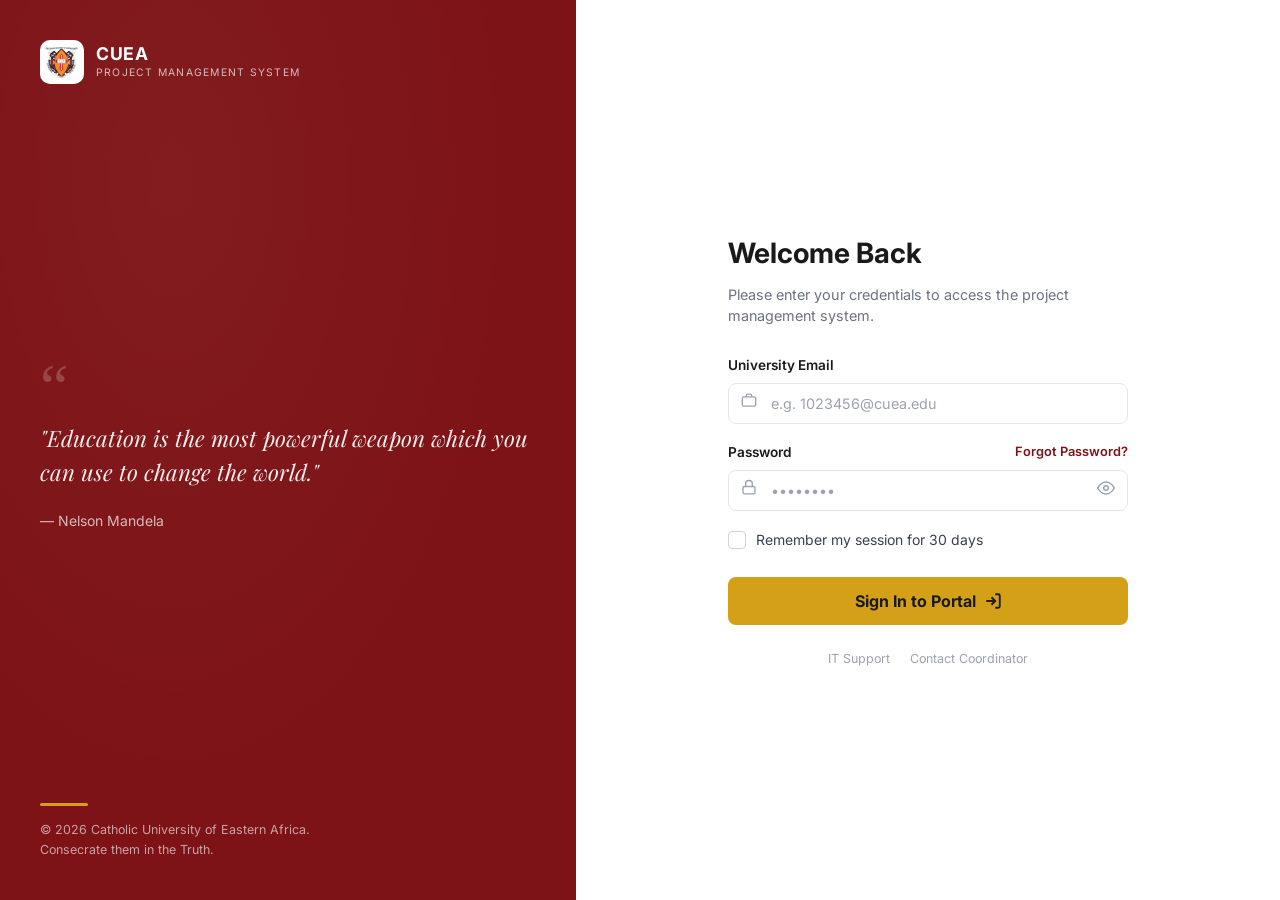
<file: index.html>
<!DOCTYPE html>
<html lang="en">

<head>
  <meta charset="UTF-8" />
  <meta name="viewport" content="width=device-width, initial-scale=1.0" />
  <title>CUEA – Final Year Project Management System</title>
  <meta name="description"
    content="Sign in to the CUEA Final Year Project Management System to manage your research projects, proposals, and milestones." />
  <link rel="stylesheet" href="css/style.css" />
  <link rel="stylesheet" href="css/auth.css" />
</head>

<body class="auth-body">

  <!-- 
       LOGIN PAGE — Two-Panel Layout
       Left:  Dark maroon branding panel
       Right: Login form panel
   -->
  <div class="auth-split">

    <!-- LEFT: Branding Panel  -->
    <div class="auth-left">
      <!-- Logo -->
      <div class="auth-brand">
        <div class="auth-logo-box">
          <img src="cuea_logo.png/screen.png" alt="CUEA Logo" class="auth-logo-img"
            onerror="this.style.display='none';this.nextElementSibling.style.display='flex'" />
          <div class="auth-logo-fallback" style="display:none">
            <svg viewBox="0 0 40 40" fill="none" xmlns="http://www.w3.org/2000/svg" width="28" height="28">
              <rect width="40" height="40" rx="8" fill="#fff2" />
              <path d="M20 5L8 14v12l12 9 12-9V14L20 5z" fill="none" stroke="#fff" stroke-width="2" />
              <path d="M14 20h12M20 14v12" stroke="#D4A017" stroke-width="2" stroke-linecap="round" />
            </svg>
          </div>
        </div>
        <div>
          <div class="auth-brand-name">CUEA</div>
          <div class="auth-brand-sub">PROJECT MANAGEMENT SYSTEM</div>
        </div>
      </div>

      <!-- Quote -->
      <div class="auth-quote-area">
        <div class="auth-quote-marks">&ldquo;</div>
        <blockquote class="auth-quote">
          "Education is the most powerful weapon which you can use to change the world."
        </blockquote>
        <p class="auth-quote-author">— Nelson Mandela</p>
      </div>

      <!-- Footer -->
      <div class="auth-left-footer">
        <div class="auth-gold-line"></div>
        <p>© 2026 Catholic University of Eastern Africa.<br>Consecrate them in the Truth.</p>
      </div>
    </div>

    <!--  RIGHT: Login Form Panel  -->
    <div class="auth-right">
      <div class="auth-form-wrap">
        <h1 class="auth-title">Welcome Back</h1>
        <p class="auth-subtitle">Please enter your credentials to access the project management system.</p>

        <!-- Alert box -->
        <div id="loginAlert" class="alert" role="alert"></div>

        <form id="loginForm" novalidate>

          <!-- University E-mail -->
          <div class="form-group">
            <label class="form-label" for="universityId">University Email</label>
            <div class="input-icon-wrap">
              <span class="input-icon" aria-hidden="true">
                <svg width="16" height="16" viewBox="0 0 24 24" fill="none" stroke="currentColor" stroke-width="2">
                  <rect x="2" y="7" width="20" height="14" rx="2" />
                  <path d="M16 7V5a2 2 0 0 0-2-2h-4a2 2 0 0 0-2 2v2" />
                </svg>
              </span>
              <input type="text" id="universityId" name="university_id" class="form-input" placeholder="e.g. 1023456@cuea.edu"
                autocomplete="username" required />
            </div>
          </div>

          <!-- Password -->
          <div class="form-group">
            <div class="auth-label-row">
              <label class="form-label" for="loginPassword">Password</label>
              <a href="reset-password.php" class="auth-forgot" id="forgotLink">Forgot Password?</a>
            </div>
            <div class="input-icon-wrap">
              <span class="input-icon" aria-hidden="true">
                <svg width="16" height="16" viewBox="0 0 24 24" fill="none" stroke="currentColor" stroke-width="2">
                  <rect x="3" y="11" width="18" height="11" rx="2" />
                  <path d="M7 11V7a5 5 0 0 1 10 0v4" />
                </svg>
              </span>
              <input type="password" id="loginPassword" name="password" class="form-input" placeholder="••••••••"
                autocomplete="current-password" required />
              <button type="button" class="input-icon-right" id="togglePwd" aria-label="Show password">
                <svg id="eyeIcon" width="18" height="18" viewBox="0 0 24 24" fill="none" stroke="currentColor"
                  stroke-width="2">
                  <path d="M1 12s4-8 11-8 11 8 11 8-4 8-11 8-11-8-11-8z" />
                  <circle cx="12" cy="12" r="3" />
                </svg>
                <svg id="eyeOffIcon" width="18" height="18" viewBox="0 0 24 24" fill="none" stroke="currentColor"
                  stroke-width="2" style="display:none">
                  <path
                    d="M17.94 17.94A10.07 10.07 0 0 1 12 20c-7 0-11-8-11-8a18.45 18.45 0 0 1 5.06-5.94M9.9 4.24A9.12 9.12 0 0 1 12 4c7 0 11 8 11 8a18.5 18.5 0 0 1-2.16 3.19m-6.72-1.07a3 3 0 1 1-4.24-4.24" />
                  <line x1="1" y1="1" x2="23" y2="23" />
                </svg>
              </button>
            </div>
          </div>

          <!-- Remember me -->
          <div class="form-group auth-remember">
            <label class="auth-checkbox-label">
              <input type="checkbox" id="rememberMe" name="remember" />
              <span class="auth-checkbox-custom"></span>
              Remember my session for 30 days
            </label>
          </div>

          <!-- Submit -->
          <button type="submit" class="btn btn-accent btn-full" id="loginBtn">
            Sign In to Portal
            <svg width="18" height="18" viewBox="0 0 24 24" fill="none" stroke="currentColor" stroke-width="2.5">
              <path d="M15 3h4a2 2 0 0 1 2 2v14a2 2 0 0 1-2 2h-4" />
              <polyline points="10 17 15 12 10 7" />
              <line x1="15" y1="12" x2="3" y2="12" />
            </svg>
          </button>

        </form>

        

        <!-- Footer links -->
        <div class="auth-footer-links">
          <a href="mailto:itsupport@cuea.edu">IT Support</a>
          <a href="mailto:admin@cuea.edu">Contact Coordinator</a>
        </div>

      </div><!-- /auth-form-wrap -->
    </div><!-- /auth-right -->

  </div><!-- /auth-split -->

  <script src="js/auth.js"></script>
</body>

</html>
</file>
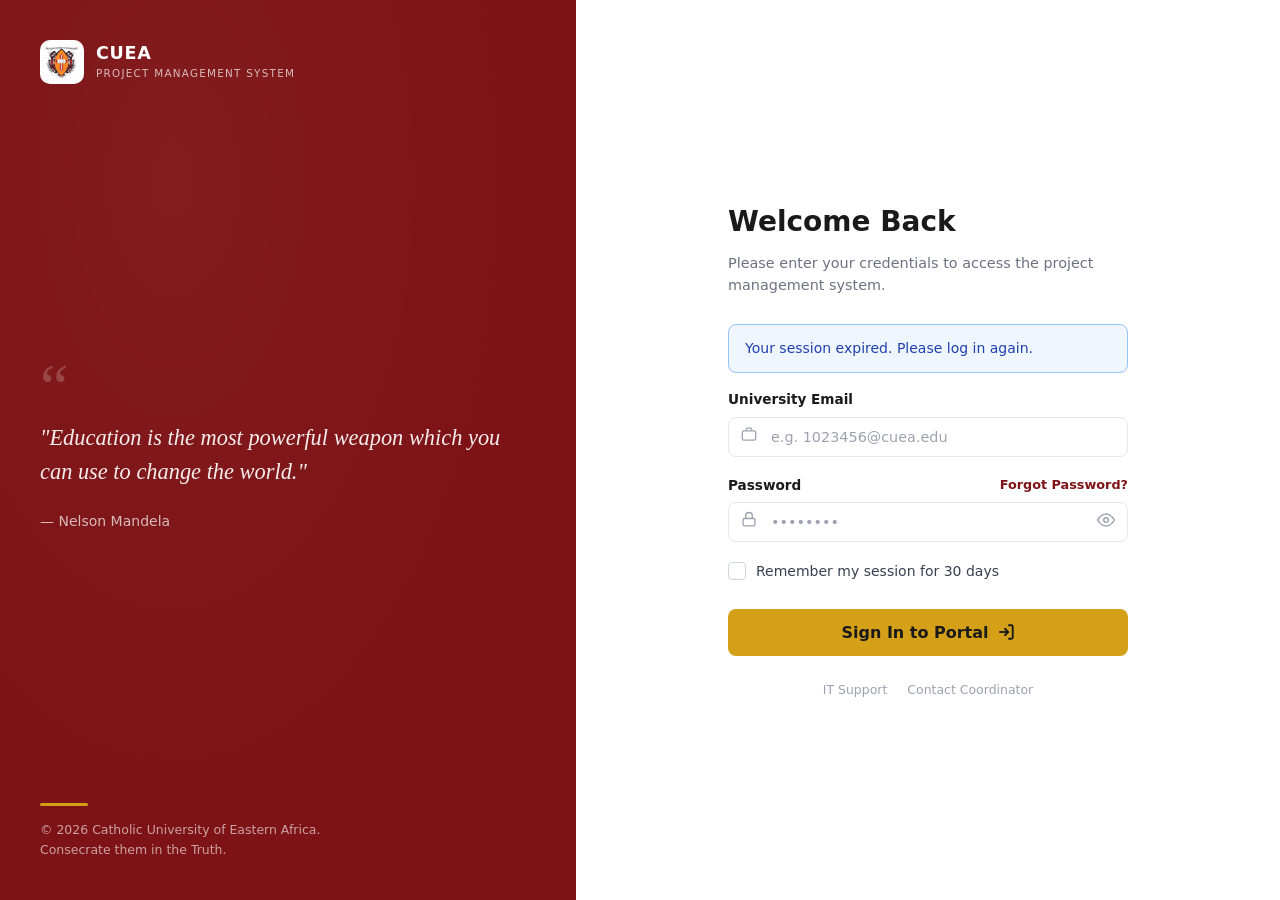
<file: supervisor-selection.html>
<!DOCTYPE html>
<html lang="en">
<head>
  <meta charset="UTF-8">
  <meta name="viewport" content="width=device-width, initial-scale=1.0">
  <title>Supervisor Selection – CUEA FYPM</title>
  <link rel="stylesheet" href="css/style.css">
  <link rel="stylesheet" href="css/supervisor.css">
</head>
<body>

  <!--  TOP NAVIGATION  -->
  <header class="top-nav">
    <div class="nav-brand">
      <img src="cuea_logo.png/screen.png" alt="CUEA Logo" onerror="this.style.display='none'">
      <div class="nav-brand-text">
        <span class="nav-brand-name">CUEA</span>
        <span class="nav-brand-sub">Project Management System</span>
      </div>
    </div>

   
    <div class="nav-actions">
      <button class="nav-icon-btn" aria-label="Notifications">
        <svg width="20" height="20" viewBox="0 0 24 24" fill="none" stroke="currentColor" stroke-width="2">
          <path d="M18 8A6 6 0 0 0 6 8c0 7-3 9-3 9h18s-3-2-3-9"></path>
          <path d="M13.73 21a2 2 0 0 1-3.46 0"></path>
        </svg>
        <span class="badge-dot"></span>
      </button>
      <div class="user-profile-summary">
        <img src="https://ui-avatars.com/api/?name=Jesse+Chomba&background=7D1316&color=fff" alt="Jesse Chomba" class="avatar avatar-sm">
        <span>Jesse Chomba</span>
      </div>
    </div>
  </header>

  <!-- ── BREADCRUMBS & HEADER ──────────────────────────────── -->
  <main class="selection-container">
    <div class="breadcrumb">
      <a href="dashboard.php">
        <svg width="14" height="14" viewBox="0 0 24 24" fill="none" stroke="currentColor" stroke-width="2">
          <path d="M3 9l9-7 9 7v11a2 2 0 0 1-2 2H5a2 2 0 0 1-2-2z"></path>
          <polyline points="9 22 9 12 15 12 15 22"></polyline>
        </svg>
      </a>
      <span class="breadcrumb-separator">/</span>
      <a href="#">Project Setup</a>
      <span class="breadcrumb-separator">/</span>
      <span class="active">Select Supervisor</span>
    </div>

    <div class="page-header selection-page-header">
      <div>
        <h1>Supervisor Selection & Ranking</h1>
        <p>Browse available faculty members and rank your top 5 preferences for your final year project supervision.</p>
      </div>
    </div>

    <!-- ── SELECTION GRID ───────────────────────────────────── -->
    <div class="selection-grid">
      
      <!-- Left: List -->
      <div class="selection-main">
        <div class="filter-bar">
          <div class="filter-search input-icon-wrap">
            <span class="input-icon">
              <svg width="16" height="16" viewBox="0 0 24 24" fill="none" stroke="currentColor" stroke-width="2">
                <circle cx="11" cy="11" r="8"></circle>
                <line x1="21" y1="21" x2="16.65" y2="16.65"></line>
              </svg>
            </span>
            <input type="text" class="form-input" placeholder="Search by name or interest...">
          </div>
          <select class="form-input filter-select">
            <option value="">All Departments</option>
            <option value="Computer Science">Computer Science</option>
            <option value="Information Tech.">Information Tech.</option>
            <option value="Mathematics">Mathematics</option>
            <option value="Software Eng.">Software Eng.</option>
            <option value="Library Science">Library Science</option>
          </select>
        </div>

        <div class="faculty-card">
          <table class="faculty-table">
            <thead>
              <tr>
                <th>Faculty Member</th>
                <th>Availability</th>
                <th></th>
              </tr>
            </thead>
            <tbody id="facultyList">
              <!-- Dr. Thomas Mwangi -->
              <tr>
                <td>
                  <div class="faculty-info">
                    <img src="https://ui-avatars.com/api/?name=Thomas+Mwangi&background=D4A017&color=fff" alt="Thomas Mwangi" class="avatar">
                    <div class="faculty-details">
                      <span class="name">Dr. Thomas Mwangi</span>
                      <span class="dept">Computer Science</span>
                    </div>
                  </div>
                </td>

                <td>
                  <div class="availability-wrap">
                    <div class="availability-text">
                      <span>4/5 Filled</span>
                    </div>
                    <div class="progress-bar-container">
                      <div class="progress-bar-fill warning" style="width: 80%;"></div>
                    </div>
                  </div>
                </td>
                <td>
                  <button class="action-btn add-pref" data-id="1" data-name="Dr. Thomas Mwangi" data-dept="Computer Science">
                    <svg width="18" height="18" viewBox="0 0 24 24" fill="none" stroke="currentColor" stroke-width="2">
                      <line x1="5" y1="12" x2="19" y2="12"></line>
                      <polyline points="12 5 19 12 12 19"></polyline>
                    </svg>
                  </button>
                </td>
              </tr>

              <!-- Prof. Sarah Kamau -->
              <tr>
                <td>
                  <div class="faculty-info">
                    <img src="https://ui-avatars.com/api/?name=Sarah+Kamau&background=7D1316&color=fff" alt="Sarah Kamau" class="avatar">
                    <div class="faculty-details">
                      <span class="name">Prof. Sarah Kamau</span>
                      <span class="dept">Information Tech.</span>
                    </div>
                  </div>
                </td>

                <td>
                  <div class="availability-wrap">
                    <div class="availability-text">
                      <span style="color: var(--color-error)">5/5 Full</span>
                    </div>
                    <div class="progress-bar-container">
                      <div class="progress-bar-fill error" style="width: 100%;"></div>
                    </div>
                  </div>
                </td>
                <td>
                  <button class="action-btn" disabled>
                    <svg width="18" height="18" viewBox="0 0 24 24" fill="none" stroke="currentColor" stroke-width="2">
                      <circle cx="12" cy="12" r="10"></circle>
                      <line x1="4.93" y1="4.93" x2="19.07" y2="19.07"></line>
                    </svg>
                  </button>
                </td>
              </tr>

              <!-- Dr. James Ochieng -->
              <tr>
                <td>
                  <div class="faculty-info">
                    <img src="https://ui-avatars.com/api/?name=James+Ochieng&background=8B4513&color=fff" alt="James Ochieng" class="avatar">
                    <div class="faculty-details">
                      <span class="name">Dr. James Ochieng</span>
                      <span class="dept">Software Eng.</span>
                    </div>
                  </div>
                </td>

                <td>
                  <div class="availability-wrap">
                    <div class="availability-text">
                      <span style="color: var(--color-success)">1/5 Filled</span>
                    </div>
                    <div class="progress-bar-container">
                      <div class="progress-bar-fill success" style="width: 20%;"></div>
                    </div>
                  </div>
                </td>
                <td>
                  <button class="action-btn add-pref" data-id="3" data-name="Dr. James Ochieng" data-dept="Software Eng.">
                    <svg width="18" height="18" viewBox="0 0 24 24" fill="none" stroke="currentColor" stroke-width="2">
                      <line x1="5" y1="12" x2="19" y2="12"></line>
                      <polyline points="12 5 19 12 12 19"></polyline>
                    </svg>
                  </button>
                </td>
              </tr>

              <!-- Mr. Peter Wanjala -->
              <tr>
                <td>
                  <div class="faculty-info">
                    <img src="https://ui-avatars.com/api/?name=Peter+Wanjala&background=2E8B57&color=fff" alt="Mr. Peter Wanjala" class="avatar">
                    <div class="faculty-details">
                      <span class="name">Mr. Peter Wanjala</span>
                      <span class="dept">Library Science</span>
                    </div>
                  </div>
                </td>

                <td>
                  <div class="availability-wrap">
                    <div class="availability-text">
                      <span>2/5 Filled</span>
                    </div>
                    <div class="progress-bar-container">
                      <div class="progress-bar-fill success" style="width: 40%;"></div>
                    </div>
                  </div>
                </td>
                <td>
                  <button class="action-btn add-pref" data-id="4" data-name="Mr. Peter Wanjala" data-dept="Library Science">
                    <svg width="18" height="18" viewBox="0 0 24 24" fill="none" stroke="currentColor" stroke-width="2">
                      <line x1="5" y1="12" x2="19" y2="12"></line>
                      <polyline points="12 5 19 12 12 19"></polyline>
                    </svg>
                  </button>
                </td>
              </tr>
            </tbody>
          </table>
          <div class="faculty-pagination">
            <span class="text-sm text-muted">Showing 1 to 4 of 24 results</span>
            <div class="pagination-controls">
               <button class="btn btn-outline" style="padding: 4px 8px;" disabled>&lt;</button>
               <button class="btn btn-accent" style="padding: 4px 12px;">1</button>
               <button class="btn btn-outline" style="padding: 4px 12px;">2</button>
               <button class="btn btn-outline" style="padding: 4px 8px;">&gt;</button>
            </div>
          </div>
        </div>
      </div>

      <!-- Right: Preferences -->
      <aside class="preferences-sidebar">
        <div class="preferences-card">
          <div class="preferences-title">
            <svg width="20" height="20" viewBox="0 0 24 24" fill="none" stroke="currentColor" stroke-width="2">
              <line x1="8" y1="6" x2="21" y2="6"></line>
              <line x1="8" y1="12" x2="21" y2="12"></line>
              <line x1="8" y1="18" x2="21" y2="18"></line>
              <line x1="3" y1="6" x2="3.01" y2="6"></line>
              <line x1="3" y1="12" x2="3.01" y2="12"></line>
              <line x1="3" y1="18" x2="3.01" y2="18"></line>
            </svg>
            My Top Preferences
          </div>
          <p class="preferences-subtitle">Click the arrows to add faculty members here to rank them. You must select at least 3.</p>

          <div class="preference-list" id="preferenceList">
            <div class="preference-slot" data-rank="1">Rank 1 (Empty)</div>
            <div class="preference-slot" data-rank="2">Rank 2 (Empty)</div>
            <div class="preference-slot" data-rank="3">Rank 3 (Empty)</div>
            <div class="preference-slot" data-rank="4">Rank 4 (Empty)</div>
            <div class="preference-slot" data-rank="5">Rank 5 (Empty)</div>
          </div>

          <div class="confirm-check">
            <label class="checkbox-label">
              <input type="checkbox" id="confirmChoices">
              <span>I confirm these are my final choices. Selections cannot be changed after submission.</span>
            </label>
          </div>

          <button class="btn btn-accent btn-full" id="submitPreferences" disabled>
            Submit Preferences
          </button>
        </div>
      </aside>

    </div>
  </main>

  <footer class="selection-footer">
    <div class="selection-container selection-footer-inner">
      <div>
        <p class="text-sm text-muted">&copy; 2026 The Catholic University of Eastern Africa (CUEA). All rights reserved.</p>
        <p class="text-xs text-muted" style="font-style: italic;">"Consecrate them in the Truth"</p>
      </div>
      <div class="selection-footer-links">
        <a href="#" class="text-sm text-muted">Help & Support</a>
        <a href="#" class="text-sm text-muted">Privacy Policy</a>
      </div>
    </div>
  </footer>

  <script src="js/supervisor-selection.js"></script>
</body>
</html>
</file>
<file: css/style.css>
/* 
   Brand: --color-primary #7D1316 (CUEA Maroon)
          --color-accent  #D4A017 (Gold)
 */
@import url('https://fonts.googleapis.com/css2?family=Inter:wght@300;400;500;600;700&family=Playfair+Display:ital,wght@1,600&display=swap');

/*  CSS Variables  */
:root {
  --color-primary: #7D1316;
  --color-primary-d: #5c0e10;
  --color-accent: #D4A017;
  --color-accent-h: #b8890e;
  --color-bg: #F7F7F7;
  --color-card: #FFFFFF;
  --color-text: #1A1A1A;
  --color-muted: #6B7280;
  --color-border: #E5E7EB;
  --color-error: #DC2626;
  --color-success: #059669;
  --radius: 8px;
  --radius-lg: 12px;
  --shadow: 0 2px 8px rgba(0, 0, 0, 0.08);
  --shadow-md: 0 4px 16px rgba(0, 0, 0, 0.12);
  --transition: all 0.2s ease;
  --color-warning: #F59E0B;
  --color-info: #3B82F6;
  --shadow-sm: 0 1px 3px rgba(0, 0, 0, 0.05);
}

/*  Reset  */
*,
*::before,
*::after {
  box-sizing: border-box;
  margin: 0;
  padding: 0;
}

html {
  font-size: 16px;
  -webkit-text-size-adjust: 100%;
}

body {
  font-family: 'Inter', system-ui, -apple-system, sans-serif;
  background: var(--color-bg);
  color: var(--color-text);
  line-height: 1.6;
  min-height: 100vh;
}

img {
  max-width: 100%;
  display: block;
}

a {
  color: var(--color-primary);
  text-decoration: none;
}

a:hover {
  text-decoration: underline;
}

/*  Dashboard Layout  */
.layout {
  display: flex;
  min-height: 100vh;
}

.sidebar {
  width: 240px;
  background: var(--color-primary);
  color: #fff;
  flex-shrink: 0;
  display: flex;
  flex-direction: column;
}

.main-content {
  flex: 1;
  padding: 24px;
  background: var(--color-bg);
  overflow-y: auto;
}

/*  Sidebar  */
.sidebar-logo {
  display: flex;
  align-items: center;
  gap: 10px;
  padding: 20px 18px;
  border-bottom: 1px solid rgba(255, 255, 255, 0.1);
}

.sidebar-logo img {
  width: 36px;
  height: 36px;
  border-radius: 6px;
  object-fit: contain;
}

.sidebar-logo span {
  font-size: .75rem;
  font-weight: 600;
  letter-spacing: .08em;
  text-transform: uppercase;
  opacity: .9;
  line-height: 1.3;
}

.sidebar nav {
  padding: 12px 0;
  flex: 1;
}

.sidebar nav a {
  display: flex;
  align-items: center;
  gap: 10px;
  padding: 10px 18px;
  color: rgba(255, 255, 255, 0.85);
  font-size: .875rem;
  font-weight: 500;
  transition: var(--transition);
  border-left: 3px solid transparent;
}

.sidebar nav a:hover,
.sidebar nav a.active {
  background: rgba(255, 255, 255, 0.1);
  color: #fff;
  border-left-color: var(--color-accent);
  text-decoration: none;
}

.sidebar-bottom {
  padding: 16px 18px;
  border-top: 1px solid rgba(255, 255, 255, 0.1);
}

/*  Cards  */
.card {
  background: var(--color-card);
  border-radius: var(--radius-lg);
  box-shadow: var(--shadow);
  padding: 20px;
  margin-bottom: 16px;
}

/*  Status Badges  */
.badge {
  display: inline-block;
  padding: 3px 10px;
  border-radius: 12px;
  font-size: .78rem;
  font-weight: 600;
}

.badge-approved {
  background: #D1FAE5;
  color: #065F46;
}

.badge-pending {
  background: #FEF3C7;
  color: #92400E;
}

.badge-rejected {
  background: #FEE2E2;
  color: #991B1B;
}

.badge-revision {
  background: #DBEAFE;
  color: #1E40AF;
}

.badge-draft {
  background: #F3F4F6;
  color: #374151;
}

.badge-submitted {
  background: #EDE9FE;
  color: #5B21B6;
}

/*  Buttons  */
.btn {
  display: inline-flex;
  align-items: center;
  justify-content: center;
  gap: 8px;
  padding: 11px 22px;
  border-radius: var(--radius);
  border: none;
  cursor: pointer;
  font-size: .9rem;
  font-weight: 600;
  font-family: inherit;
  transition: var(--transition);
  text-decoration: none;
  white-space: nowrap;
}

.btn-primary {
  background: var(--color-primary);
  color: #fff;
}

.btn-primary:hover {
  background: var(--color-primary-d);
  color: #fff;
  text-decoration: none;
}

.btn-accent {
  background: var(--color-accent);
  color: #1A1A1A;
}

.btn-accent:hover {
  background: var(--color-accent-h);
  text-decoration: none;
}

.btn-outline {
  background: transparent;
  color: var(--color-primary);
  border: 2px solid var(--color-primary);
}

.btn-outline:hover {
  background: var(--color-primary);
  color: #fff;
  text-decoration: none;
}

.btn-outline-white {
  background: transparent;
  color: #fff;
  border: 2px solid rgba(255, 255, 255, 0.5);
}

.btn-outline-white:hover {
  background: rgba(255, 255, 255, 0.1);
  text-decoration: none;
}

.btn-full {
  width: 100%;
}

.btn:disabled {
  opacity: .6;
  cursor: not-allowed;
}

/*  Form Elements  */
.form-group {
  margin-bottom: 18px;
}

.form-label {
  display: block;
  font-size: .85rem;
  font-weight: 600;
  color: var(--color-text);
  margin-bottom: 6px;
}

.form-input {
  width: 100%;
  padding: 11px 14px;
  border: 1.5px solid var(--color-border);
  border-radius: var(--radius);
  font-size: .9rem;
  font-family: inherit;
  color: var(--color-text);
  background: #fff;
  transition: var(--transition);
  outline: none;
}

.form-input::placeholder {
  color: #9CA3AF;
}

.form-input:focus {
  border-color: var(--color-primary);
  box-shadow: 0 0 0 3px rgba(125, 19, 22, .1);
}

.input-icon-wrap {
  position: relative;
}

.input-icon-wrap .form-input {
  padding-left: 42px;
}

.input-icon-wrap .input-icon {
  position: absolute;
  left: 13px;
  top: 50%;
  transform: translateY(-50%);
  color: #9CA3AF;
  font-size: 1rem;
  pointer-events: none;
}

.input-icon-wrap .input-icon-right {
  position: absolute;
  right: 13px;
  top: 50%;
  transform: translateY(-50%);
  color: #9CA3AF;
  cursor: pointer;
  font-size: 1rem;
  background: none;
  border: none;
  padding: 0;
}

.input-icon-wrap .input-icon-right:hover {
  color: var(--color-text);
}

.form-error {
  color: var(--color-error);
  font-size: .8rem;
  margin-top: 5px;
}

.form-hint {
  color: var(--color-muted);
  font-size: .8rem;
  margin-top: 5px;
}

/*  Alert / Message  */
.alert {
  padding: 12px 16px;
  border-radius: var(--radius);
  font-size: .875rem;
  margin-bottom: 16px;
  display: none;
}

.alert.show {
  display: block;
}

.alert-error {
  background: #FEF2F2;
  color: #991B1B;
  border: 1px solid #FCA5A5;
}

.alert-success {
  background: #F0FDF4;
  color: #166534;
  border: 1px solid #86EFAC;
}

.alert-info {
  background: #EFF6FF;
  color: #1E40AF;
  border: 1px solid #93C5FD;
}

/*  Workflow Tracker  */
.workflow-tracker {
  margin-bottom: 24px;
}

.workflow-steps {
  display: flex;
  align-items: center;
}

.workflow-step {
  display: flex;
  flex-direction: column;
  align-items: center;
  flex: 1;
  position: relative;
}

.workflow-step:not(:last-child)::after {
  content: '';
  position: absolute;
  top: 17px;
  left: calc(50% + 17px);
  width: calc(100% - 34px);
  height: 2px;
  background: var(--color-border);
}

.workflow-step.completed::after {
  background: var(--color-primary);
}

.step-dot {
  width: 34px;
  height: 34px;
  border-radius: 50%;
  display: flex;
  align-items: center;
  justify-content: center;
  font-size: .8rem;
  font-weight: 700;
  z-index: 1;
  border: 2px solid var(--color-border);
  background: #fff;
  color: var(--color-muted);
}

.workflow-step.completed .step-dot {
  background: var(--color-primary);
  border-color: var(--color-primary);
  color: #fff;
}

.workflow-step.active .step-dot {
  border-color: var(--color-primary);
  color: var(--color-primary);
  box-shadow: 0 0 0 4px rgba(125, 19, 22, .15);
}

.step-label {
  font-size: .75rem;
  margin-top: 8px;
  text-align: center;
  color: var(--color-muted);
  font-weight: 500;
}

.workflow-step.active .step-label,
.workflow-step.completed .step-label {
  color: var(--color-text);
}

/*  Toast Notifications  */
.toast {
  position: fixed;
  bottom: 24px;
  right: 24px;
  z-index: 9999;
  padding: 12px 18px;
  border-radius: var(--radius);
  color: #fff;
  font-size: .875rem;
  font-weight: 500;
  box-shadow: var(--shadow-md);
  animation: slideInToast .3s ease;
  max-width: 320px;
}

.toast-reminder {
  background: #1E40AF;
}

.toast-comment {
  background: var(--color-primary);
}

.toast-status_change {
  background: var(--color-accent);
  color: #1A1A1A;
}

.toast-assignment {
  background: #065F46;
}

.toast-general {
  background: #374151;
}

@keyframes slideInToast {
  from {
    transform: translateX(120%);
    opacity: 0;
  }

  to {
    transform: translateX(0);
    opacity: 1;
  }
}

/*  Tables  */
.table-wrapper {
  overflow-x: auto;
}

table {
  width: 100%;
  border-collapse: collapse;
  font-size: .875rem;
}

thead th {
  background: #F9FAFB;
  padding: 10px 14px;
  text-align: left;
  font-weight: 600;
  font-size: .78rem;
  text-transform: uppercase;
  letter-spacing: .05em;
  color: var(--color-muted);
  border-bottom: 1px solid var(--color-border);
}

tbody td {
  padding: 12px 14px;
  border-bottom: 1px solid var(--color-border);
  vertical-align: middle;
}

tbody tr:last-child td {
  border-bottom: none;
}

tbody tr:hover {
  background: #FAFAFA;
}

/*  Page Header  */
.page-header {
  margin-bottom: 24px;
}

.page-header h1 {
  font-size: 1.5rem;
  font-weight: 700;
}

.page-header p {
  color: var(--color-muted);
  margin-top: 4px;
}

/*  Avatars  */
.avatar {
  width: 40px;
  height: 40px;
  border-radius: 50%;
  object-fit: cover;
  background: var(--color-border);
  flex-shrink: 0;
}

.avatar-lg {
  width: 48px;
  height: 48px;
}

.avatar-sm {
  width: 32px;
  height: 32px;
}

/*  Progress Indicators  */
.progress-bar-container {
  width: 100%;
  height: 8px;
  background: var(--color-border);
  border-radius: 4px;
  overflow: hidden;
  position: relative;
}

.progress-bar-fill {
  height: 100%;
  background: var(--color-primary);
  transition: width 0.5s ease-out;
}

.progress-bar-fill.success {
  background: var(--color-success);
}

.progress-bar-fill.warning {
  background: var(--color-warning);
}

.progress-bar-fill.error {
  background: var(--color-error);
}

.circular-progress {
  position: relative;
  width: 60px;
  height: 60px;
  border-radius: 50%;
  display: flex;
  align-items: center;
  justify-content: center;
}

.circular-progress::before {
  content: "";
  position: absolute;
  height: 84%;
  width: 84%;
  background-color: #fff;
  border-radius: 50%;
}

.progress-value {
  position: relative;
  font-size: 0.85rem;
  font-weight: 700;
  color: var(--color-text);
}

/*  Tags  */
.tag {
  display: inline-block;
  padding: 2px 8px;
  border-radius: 4px;
  font-size: 0.7rem;
  font-weight: 600;
  background: #F3F4F6;
  color: #374151;
  text-transform: uppercase;
  letter-spacing: 0.02em;
}

.tag-blue {
  background: #DBEAFE;
  color: #1E40AF;
}

.tag-purple {
  background: #EDE9FE;
  color: #5B21B6;
}

.tag-green {
  background: #D1FAE5;
  color: #065F46;
}

/*  Typography Helpers  */
.text-xs {
  font-size: 0.75rem;
}

.text-sm {
  font-size: 0.875rem;
}

.font-bold {
  font-weight: 700;
}

.text-muted {
  color: var(--color-muted);
}

/*  Responsive  */
@media (max-width: 768px) {
  .layout {
    flex-direction: column;
  }

  .layout > .sidebar {
    width: 100%;
  }

  .layout > .sidebar nav {
    display: flex;
    overflow-x: auto;
    padding: 8px 0;
  }

  .layout > .sidebar nav a {
    flex-direction: column;
    gap: 4px;
    padding: 8px 14px;
    border-left: none;
    border-bottom: 3px solid transparent;
    font-size: .75rem;
  }

  .layout > .sidebar nav a.active {
    border-left-color: transparent;
    border-bottom-color: var(--color-accent);
  }

  .main-content {
    padding: 14px;
  }

  .card {
    padding: 14px;
  }
}

@media (min-width: 768px) and (max-width: 1024px) {
  .layout > .sidebar {
    width: 200px;
  }
}
</file>
<file: css/auth.css>
/* Auth Pages (Login) Styles    */
/* Auth Body  */
.auth-body {
    margin: 0;
    background: #fff;
    overflow: hidden;
}

/*Split Layout  */
.auth-split {
    display: flex;
    min-height: 100vh;
}

/* LEFT Panel */
.auth-left {
    width: 45%;
    background: #7D1316;
    color: #fff;
    display: flex;
    flex-direction: column;
    padding: 40px;
    position: relative;
    overflow: hidden;
}

.auth-left::before {
    /* Subtle texture overlay */
    content: '';
    position: absolute;
    inset: 0;
    background: radial-gradient(ellipse at 30% 20%, rgba(255, 255, 255, 0.04) 0%, transparent 60%);
    pointer-events: none;
}

/* Brand / Logo */
.auth-brand {
    display: flex;
    align-items: center;
    gap: 12px;
}

.auth-logo-box {
    width: 44px;
    height: 44px;
    background: rgba(255, 255, 255, 0.15);
    border-radius: 10px;
    display: flex;
    align-items: center;
    justify-content: center;
    overflow: hidden;
    flex-shrink: 0;
}

.auth-logo-img {
    width: 150px;
    height: 150px;
    object-fit: contain;
}

.auth-logo-fallback {
    width: 100%;
    height: 100%;
    align-items: center;
    justify-content: center;
}

.auth-brand-name {
    font-size: 1.1rem;
    font-weight: 700;
    letter-spacing: .04em;
    line-height: 1.2;
}

.auth-brand-sub {
    font-size: .65rem;
    letter-spacing: .12em;
    text-transform: uppercase;
    opacity: .7;
    margin-top: 1px;
}

/* Quote area */
.auth-quote-area {
    flex: 1;
    display: flex;
    flex-direction: column;
    justify-content: center;
    padding: 40px 0;
}

.auth-quote-marks {
    font-size: 4rem;
    color: rgba(255, 255, 255, 0.2);
    line-height: 1;
    margin-bottom: -10px;
    font-family: Georgia, serif;
}

.auth-quote {
    font-family: 'Playfair Display', Georgia, serif;
    font-style: italic;
    font-size: 1.4rem;
    line-height: 1.55;
    color: rgba(255, 255, 255, 0.92);
    border: none;
    padding: 0;
    margin: 12px 0;
}

.auth-quote-author {
    font-size: .875rem;
    opacity: .7;
    margin-top: 8px;
}

/* Footer */
.auth-left-footer {
    margin-top: auto;
}

.auth-gold-line {
    width: 48px;
    height: 3px;
    background: #D4A017;
    border-radius: 2px;
    margin-bottom: 14px;
}

.auth-left-footer p {
    font-size: .78rem;
    opacity: .6;
    line-height: 1.6;
}

/* RIGHT Panel */
.auth-right {
    flex: 1;
    display: flex;
    align-items: center;
    justify-content: center;
    padding: 40px;
    overflow-y: auto;
}

.auth-form-wrap {
    width: 100%;
    max-width: 400px;
}

/* Headings */
.auth-title {
    font-size: 1.75rem;
    font-weight: 700;
    color: #1A1A1A;
    margin-bottom: 8px;
}

.auth-subtitle {
    font-size: .9rem;
    color: #6B7280;
    line-height: 1.5;
    margin-bottom: 28px;
}

/* Label row with forgot password */
.auth-label-row {
    display: flex;
    justify-content: space-between;
    align-items: center;
    margin-bottom: 6px;
}

.auth-label-row .form-label {
    margin-bottom: 0;
}

.auth-forgot {
    font-size: .8rem;
    font-weight: 600;
    color: #7D1316;
}

.auth-forgot:hover {
    text-decoration: underline;
}

/* Remember checkbox */
.auth-remember {
    margin-top: 4px;
}

.auth-checkbox-label {
    display: flex;
    align-items: center;
    gap: 10px;
    cursor: pointer;
    font-size: .875rem;
    color: #374151;
    user-select: none;
}

.auth-checkbox-label input[type="checkbox"] {
    position: absolute;
    opacity: 0;
    width: 0;
    height: 0;
}

.auth-checkbox-custom {
    width: 18px;
    height: 18px;
    border: 1.5px solid #D1D5DB;
    border-radius: 4px;
    flex-shrink: 0;
    display: flex;
    align-items: center;
    justify-content: center;
    transition: all .2s ease;
}

.auth-checkbox-label input:checked~.auth-checkbox-custom {
    background: #7D1316;
    border-color: #7D1316;
}

.auth-checkbox-label input:checked~.auth-checkbox-custom::after {
    content: '';
    width: 5px;
    height: 9px;
    border: 2px solid #fff;
    border-top: none;
    border-left: none;
    transform: rotate(45deg) translateY(-1px);
    display: block;
}

/* Divider */
.auth-divider {
    text-align: center;
    margin: 24px 0 12px;
    color: #6B7280;
    font-size: .875rem;
}

/* Footer links */
.auth-footer-links {
    display: flex;
    justify-content: center;
    gap: 20px;
    margin-top: 24px;
}

.auth-footer-links a {
    font-size: .78rem;
    color: #9CA3AF;
}

.auth-footer-links a:hover {
    color: #7D1316;
}

/*  Sign-In button (gold) override  */
#loginBtn {
    background: #D4A017;
    color: #1A1A1A;
    font-size: 1rem;
    padding: 14px 22px;
    border-radius: 8px;
    font-weight: 700;
    width: 100%;
    margin-top: 8px;
}

#loginBtn:hover {
    background: #b8890e;
}

#loginBtn:disabled {
    opacity: .7;
    cursor: not-allowed;
}

/* Loading spinner on button */
.btn-loading {
    position: relative;
    pointer-events: none;
}

.btn-loading::after {
    content: '';
    position: absolute;
    right: 18px;
    top: 50%;
    transform: translateY(-50%);
    width: 16px;
    height: 16px;
    border: 2px solid rgba(0, 0, 0, 0.2);
    border-top-color: #1A1A1A;
    border-radius: 50%;
    animation: spin .7s linear infinite;
}

@keyframes spin {
    to {
        transform: translateY(-50%) rotate(360deg);
    }
}


/* Responsive */
@media (max-width: 768px) {
    .auth-split {
        flex-direction: column;
    }

    .auth-left {
        width: 100%;
        min-height: 220px;
        padding: 24px;
    }

    .auth-right {
        padding: 28px 20px;
    }

    .auth-quote {
        font-size: 1.1rem;
    }

    .auth-quote-area {
        padding: 24px 0 12px;
    }

    .auth-quote-marks {
        font-size: 3rem;
    }

    .auth-left-footer {
        margin-top: 16px;
    }
}

@media (max-width: 480px), (max-height: 700px) and (max-width: 768px) {
    .auth-left {
        min-height: auto;
        padding: 18px 20px;
    }

    .auth-quote-area {
        display: none;
    }

    .auth-quote-marks,
    .auth-left-footer {
        display: none;
    }

    .auth-quote {
        margin: 0;
        font-size: 1rem;
    }

    .auth-right {
        padding: 24px 20px;
    }
}
</file>
<file: css/supervisor.css>
/*  Supervisor Selection Specific Styles  */

.top-nav {
  height: 64px;
  background: #fff;
  border-bottom: 1px solid var(--color-border);
  display: flex;
  align-items: center;
  justify-content: space-between;
  padding: 0 40px;
  position: sticky;
  top: 0;
  z-index: 100;
}

.nav-brand {
  display: flex;
  align-items: center;
  gap: 12px;
}

.nav-brand img {
  height: 32px;
  width: auto;
  object-fit: contain;
}

.nav-brand-text {
  display: flex;
  flex-direction: column;
}

.nav-brand-name {
  font-weight: 700;
  font-size: 0.9rem;
  color: var(--color-primary);
}

.nav-brand-sub {
  font-size: 0.7rem;
  color: var(--color-accent);
  font-weight: 600;
}

.nav-links {
  display: flex;
  gap: 32px;
  height: 100%;
}

.nav-links a {
  display: flex;
  align-items: center;
  color: var(--color-muted);
  font-weight: 500;
  font-size: 0.9rem;
  border-bottom: 3px solid transparent;
  transition: var(--transition);
}

.nav-links a:hover, .nav-links a.active {
  color: var(--color-text);
  border-bottom-color: var(--color-accent);
  text-decoration: none;
}

.nav-actions {
  display: flex;
  align-items: center;
  gap: 20px;
}

.nav-icon-btn {
  background: none;
  border: none;
  color: var(--color-muted);
  cursor: pointer;
  position: relative;
}

.nav-icon-btn .badge-dot {
  position: absolute;
  top: -2px;
  right: -2px;
  width: 8px;
  height: 8px;
  background: var(--color-error);
  border-radius: 50%;
  border: 2px solid #fff;
}

.user-profile-summary {
  display: flex;
  align-items: center;
  gap: 10px;
}

.user-profile-summary span {
  font-weight: 600;
  font-size: 0.9rem;
}

/*  Content Layout */
.selection-container {
  max-width: 1280px;
  margin: 0 auto;
  padding: 32px 40px;
}

.breadcrumb {
  display: flex;
  align-items: center;
  gap: 8px;
  font-size: 0.85rem;
  color: var(--color-muted);
  margin-bottom: 24px;
}

.breadcrumb a {
  color: var(--color-muted);
}

.breadcrumb-separator {
  color: var(--color-border);
}

.breadcrumb .active {
  color: var(--color-accent);
  font-weight: 600;
}

.selection-grid {
  display: grid;
  grid-template-columns: 1fr 320px;
  gap: 32px;
}

.selection-page-header {
  display: flex;
  justify-content: space-between;
  align-items: flex-end;
}

/*  Filters  */
.filter-bar {
  display: flex;
  gap: 16px;
  margin-bottom: 24px;
  background: #fff;
  padding: 16px;
  border-radius: var(--radius-lg);
  box-shadow: var(--shadow-sm);
}

.filter-search {
  flex: 1;
}

.filter-select {
  width: 200px;
}

/*  Faculty Table  */
.faculty-card {
  background: #fff;
  border-radius: var(--radius-lg);
  box-shadow: var(--shadow-sm);
  overflow: hidden;
}

.faculty-table th {
  background: #F9FAFB;
  text-transform: uppercase;
  font-size: 0.75rem;
  letter-spacing: 0.05em;
  color: var(--color-muted);
  padding: 12px 20px;
  border-bottom: 1px solid var(--color-border);
}

.faculty-table td {
  padding: 16px 20px;
  vertical-align: middle;
}

.faculty-info {
  display: flex;
  align-items: center;
  gap: 12px;
}

.faculty-details .name {
  display: block;
  font-weight: 600;
  color: var(--color-text);
}

.faculty-details .dept {
  font-size: 0.75rem;
  color: var(--color-muted);
}

.interest-tags {
  display: flex;
  flex-wrap: wrap;
  gap: 6px;
}

.availability-wrap {
  width: 140px;
}

.availability-text {
  font-size: 0.75rem;
  font-weight: 600;
  margin-bottom: 4px;
  display: flex;
  justify-content: space-between;
}

.action-btn {
  width: 44px;
  height: 44px;
  border-radius: 50%;
  border: 1px solid var(--color-border);
  background: none;
  color: var(--color-muted);
  display: flex;
  align-items: center;
  justify-content: center;
  cursor: pointer;
  transition: var(--transition);
}

.action-btn:hover:not(:disabled) {
  border-color: var(--color-accent);
  color: var(--color-accent);
  background: rgba(212, 160, 23, 0.05);
}

.action-btn:disabled {
  opacity: 0.3;
  cursor: not-allowed;
}

/*  Preferences Sidebar  */
.preferences-card {
  background: #fff;
  border-radius: var(--radius-lg);
  box-shadow: var(--shadow-md);
  padding: 24px;
  position: sticky;
  top: 96px;
  border-top: 4px solid var(--color-primary);
}

.preferences-title {
  display: flex;
  align-items: center;
  gap: 10px;
  font-weight: 700;
  margin-bottom: 8px;
}

.preferences-subtitle {
  font-size: 0.8rem;
  color: var(--color-muted);
  margin-bottom: 20px;
}

.preference-list {
  display: flex;
  flex-direction: column;
  gap: 12px;
  margin-bottom: 24px;
}

.preference-slot {
  border: 1px dashed var(--color-border);
  border-radius: var(--radius);
  padding: 12px;
  min-height: 56px;
  display: flex;
  align-items: center;
  justify-content: center;
  background: #F9FAFB;
  font-size: 0.85rem;
  color: var(--color-muted);
  transition: var(--transition);
}

.preference-slot.filled {
  border-style: solid;
  background: #fff;
  border-color: var(--color-border);
  justify-content: space-between;
}

.slot-rank {
  width: 24px;
  height: 24px;
  border-radius: 50%;
  background: #FEF3C7;
  color: #92400E;
  display: flex;
  align-items: center;
  justify-content: center;
  font-size: 0.75rem;
  font-weight: 700;
  margin-right: 12px;
}

.slot-content {
  flex: 1;
}

.slot-name {
  font-weight: 600;
  font-size: 0.85rem;
  display: block;
}

.slot-dept {
  font-size: 0.7rem;
  color: var(--color-muted);
}

.slot-actions {
  display: flex;
  gap: 8px;
  color: var(--color-muted);
}

.slot-remove {
  cursor: pointer;
  padding: 4px;
}

.slot-remove:hover {
  color: var(--color-error);
}

.confirm-check {
  margin-bottom: 20px;
}

.faculty-pagination {
  padding: 16px 20px;
  border-top: 1px solid var(--color-border);
  display: flex;
  justify-content: space-between;
  align-items: center;
  gap: 16px;
}

.pagination-controls,
.selection-footer-links {
  display: flex;
  gap: 8px;
}

.selection-footer {
  margin-top: 60px;
  padding: 40px;
  border-top: 1px solid var(--color-border);
  background: #fff;
}

.selection-footer-inner {
  display: flex;
  justify-content: space-between;
  align-items: center;
  gap: 24px;
  padding: 0;
}

.selection-footer-links {
  gap: 24px;
}

@media (max-width: 1000px) {
  .selection-grid {
    grid-template-columns: minmax(0, 1fr);
  }

  .preferences-card {
    position: static;
  }
}

@media (max-width: 768px) {
  .top-nav {
    height: auto;
    min-height: 64px;
    padding: 10px 16px;
    gap: 12px;
  }

  .selection-container {
    padding: 24px 16px;
  }

  .selection-page-header h1 {
    font-size: 1.45rem;
    line-height: 1.25;
  }

  .selection-page-header p {
    font-size: 0.9rem;
  }

  .user-profile-summary span,
  .nav-brand-sub {
    display: none;
  }

  .nav-actions {
    gap: 12px;
  }

  .breadcrumb {
    flex-wrap: wrap;
  }

  .selection-footer {
    margin-top: 32px;
    padding: 28px 16px;
  }

  .selection-footer-inner,
  .faculty-pagination {
    align-items: flex-start;
    flex-direction: column;
  }

  .faculty-pagination,
  .pagination-controls {
    width: 100%;
  }

  .pagination-controls .btn {
    flex: 1;
    min-width: 44px;
    min-height: 44px;
  }
}

@media (max-width: 640px) {
  .filter-bar {
    flex-direction: column;
    gap: 12px;
  }

  .filter-select {
    width: 100%;
  }

  .faculty-card {
    overflow: visible;
    background: transparent;
    box-shadow: none;
  }

  .faculty-table,
  .faculty-table tbody,
  .faculty-table tr,
  .faculty-table td {
    display: block;
    width: 100%;
  }

  .faculty-table thead {
    position: absolute;
    width: 1px;
    height: 1px;
    overflow: hidden;
    clip: rect(0, 0, 0, 0);
  }

  .faculty-table tr {
    position: relative;
    margin-bottom: 12px;
    padding: 16px 64px 16px 16px;
    border: 1px solid var(--color-border);
    border-radius: var(--radius-lg);
    background: #fff;
    box-shadow: var(--shadow-sm);
  }

  .faculty-table td {
    padding: 6px 0;
    border: 0;
  }

  .faculty-table td:last-child {
    position: absolute;
    top: 16px;
    right: 12px;
    width: auto;
    padding: 0;
  }

  .availability-wrap {
    width: 100%;
  }

  .preferences-card {
    padding: 18px;
  }

  .selection-footer-links {
    flex-direction: column;
    gap: 10px;
  }
}

@media (max-width: 400px) {
  .nav-brand-text {
    display: none;
  }

  .selection-container {
    padding-inline: 12px;
  }
}

.checkbox-label {
  display: flex;
  gap: 10px;
  font-size: 0.8rem;
  color: var(--color-muted);
  cursor: pointer;
}

.checkbox-label input {
  margin-top: 2px;
}
</file>
